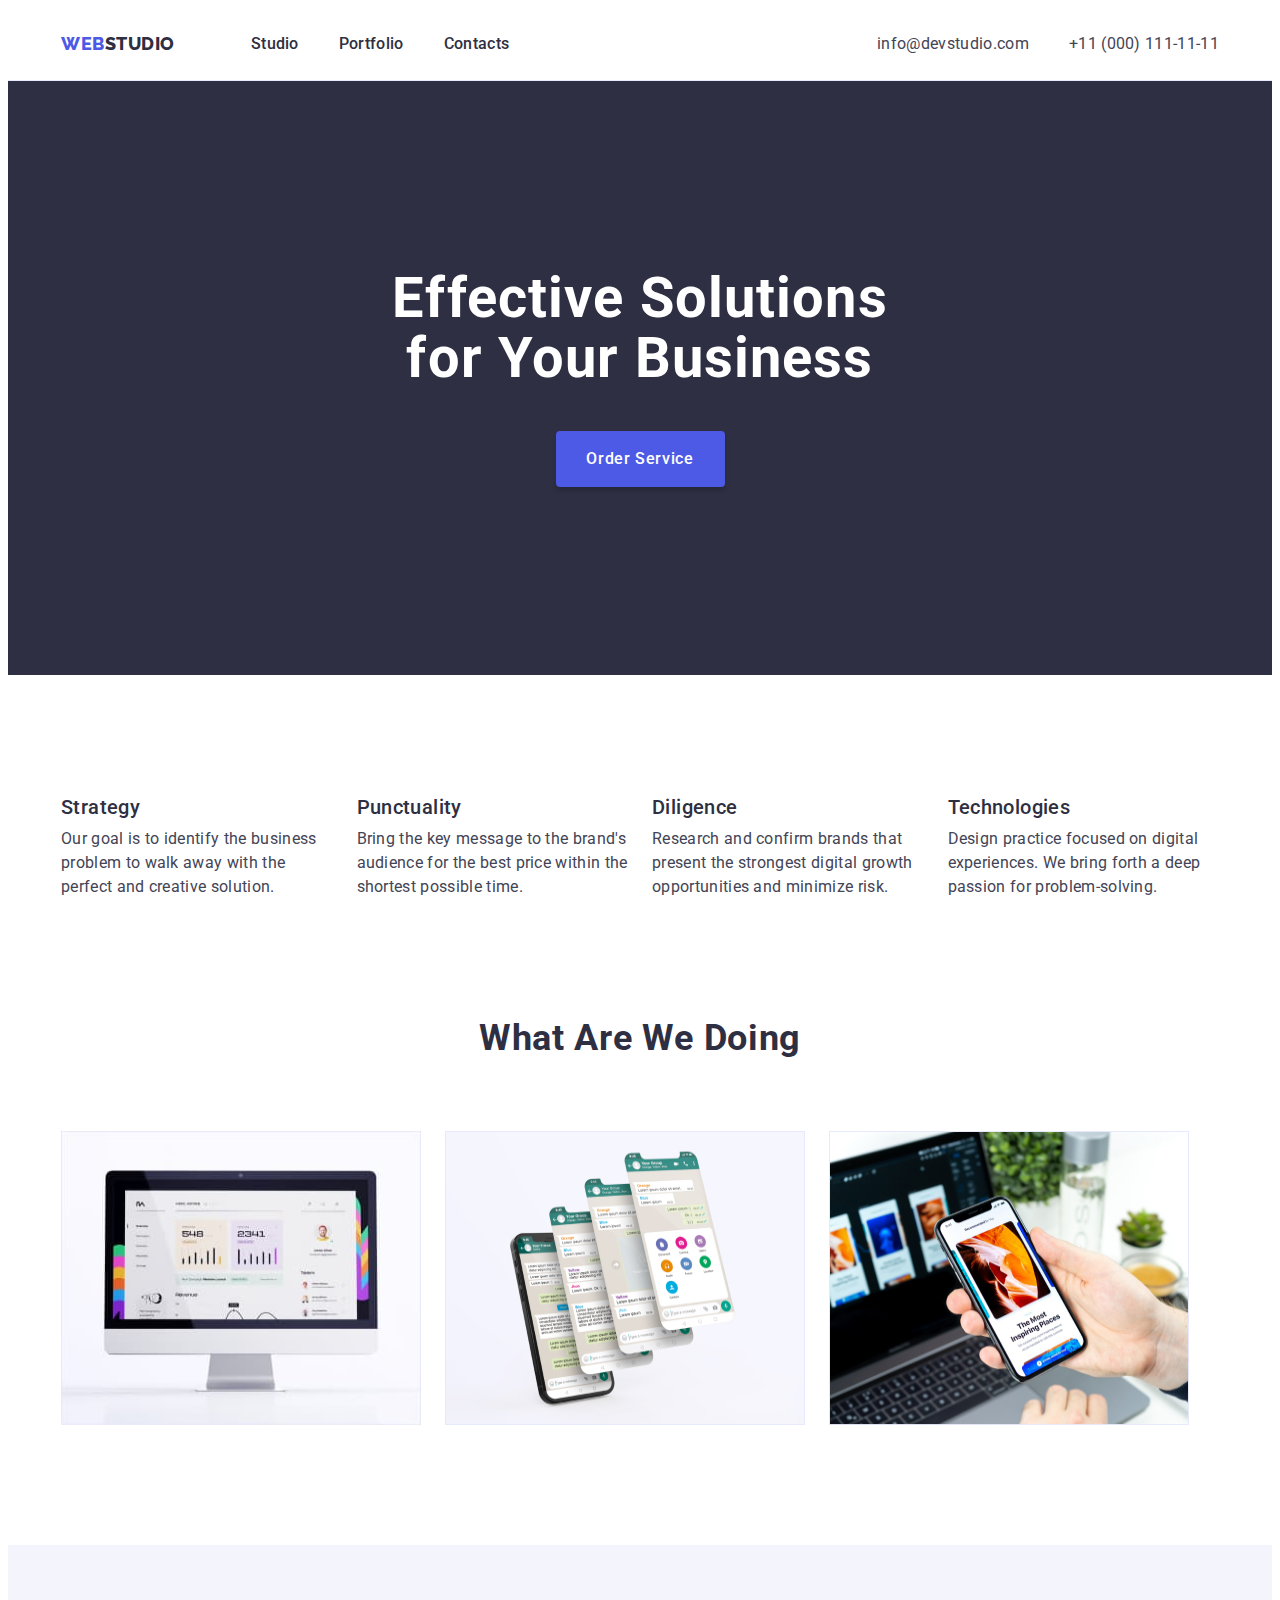
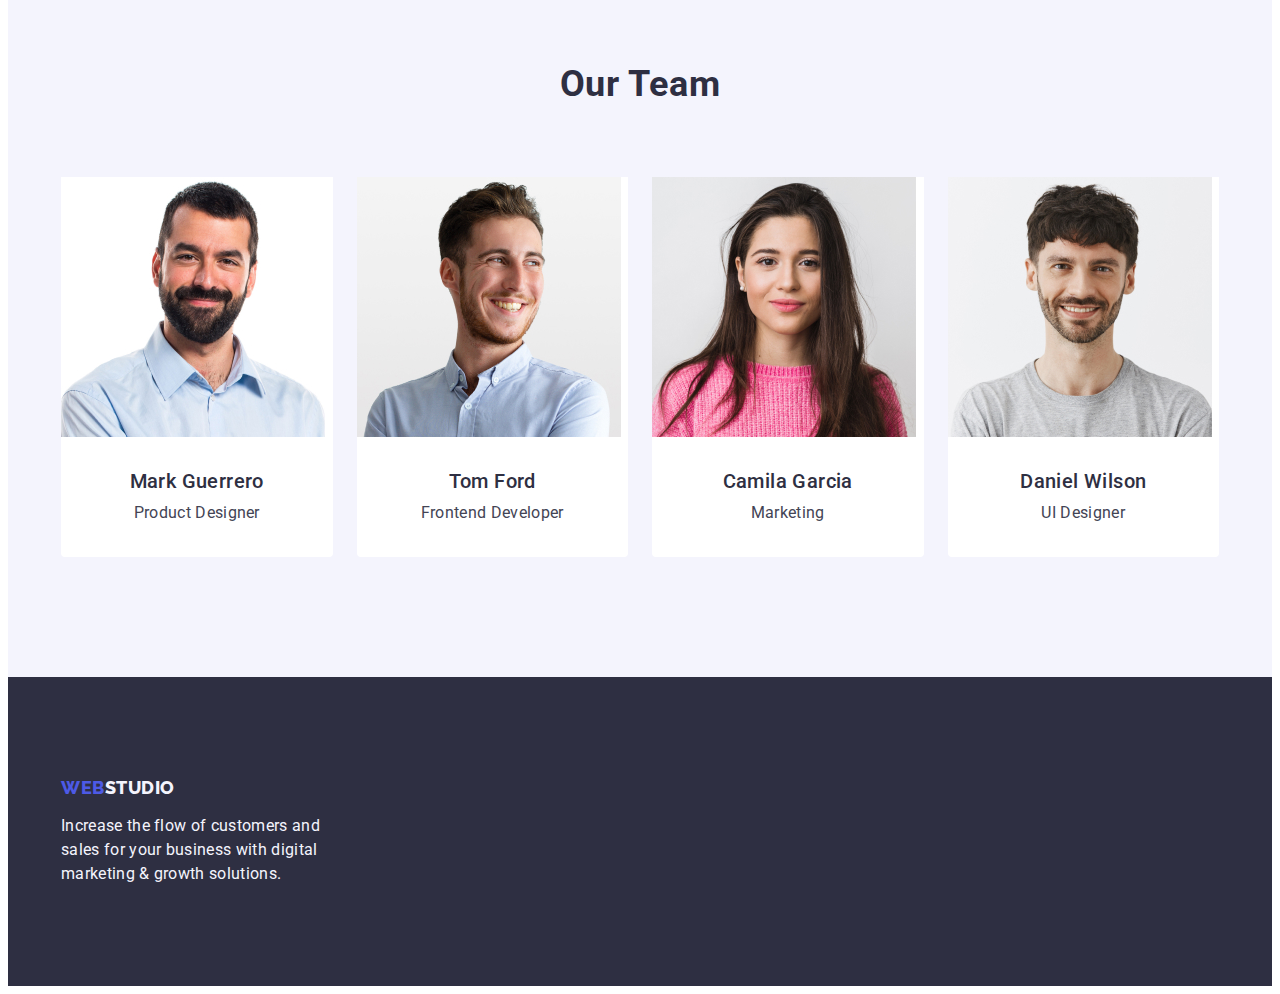
<file: index.html>
<!DOCTYPE html>
<html lang="en">
  <head>
    <meta charset="UTF-8" />
    <meta http-equiv="X-UA-Compatible" content="IE=edge" />
    <meta name="viewport" content="width=device-width, initial-scale=1.0" />
    <title>Studio</title>
    <link rel="preconnect" href="https://fonts.googleapis.com" />
    <link rel="preconnect" href="https://fonts.gstatic.com" crossorigin />
    <link
      href="https://fonts.googleapis.com/css2?family=Raleway:wght@800&family=Roboto:wght@400;500;700;900&display=swap"
      rel="stylesheet"
    />
    <link
      rel="stylesheet"
      href="https://cdnjs.cloudflare.com/ajax/libs/modern-normalize/2.0.0/modern-normalize.min.css"
      integrity="sha512-4xo8blKMVCiXpTaLzQSLSw3KFOVPWhm/TRtuPVc4WG6kUgjH6J03IBuG7JZPkcWMxJ5huwaBpOpnwYElP/m6wg=="
      crossorigin="anonymous"
      referrerpolicy="no-referrer"
    />
    <link rel="stylesheet" href="./css/styles.css" />
  </head>
  <body>
    <header class="header">
      <div class="header-container container">
        <nav class="header-nav">
          <a href="./index.html" class="header-logo logo link"
            >Web<span class="logo-span">Studio</span>
          </a>
          <ul class="header-menu list">
            <li class="header-item">
              <a href="./index.html" class="header-link link">Studio</a>
            </li>
            <li class="header-item">
              <a href="./portfolio.html" class="header-link link">Portfolio</a>
            </li>
            <li class="header-item">
              <a href="" class="header-link link">Contacts</a>
            </li>
          </ul>
        </nav>
        <address class="header-address">
          <ul class="header-list list">
            <li class="header-list-item">
              <a href="mailto:info@devstudio.com" class="header-list-link link"
                >info@devstudio.com</a
              >
            </li>
            <li class="header-list-item">
              <a href="tel:+110001111111" class="header-list-link link"
                >+11 (000) 111-11-11</a
              >
            </li>
          </ul>
        </address>
      </div>
    </header>
    <main>
      <section class="hero">
        <div class="container">
          <h1 class="hero-title">Effective Solutions for Your Business</h1>
          <button type="button" class="hero-button">Order Service</button>
        </div>
      </section>
      <section class="adventures">
        <div class="container">
          <h2 class="adventures-title visually-hidden">OUR ADVANTAGES</h2>
          <ul class="adventures-list list">
            <li class="adventures-item">
              <h3 class="adventures-subtitle section-subtitle">Strategy</h3>
              <p class="adventures-text section-text">
                Our goal is to identify the business problem to walk away with
                the perfect and creative solution.
              </p>
            </li>
            <li class="adventures-item">
              <h3 class="adventures-subtitle section-subtitle">Punctuality</h3>
              <p class="adventures-text section-text">
                Bring the key message to the brand's audience for the best price
                within the shortest possible time.
              </p>
            </li>
            <li class="adventures-item">
              <h3 class="adventures-subtitle section-subtitle">Diligence</h3>
              <p class="adventures-text section-text">
                Research and confirm brands that present the strongest digital
                growth opportunities and minimize risk.
              </p>
            </li>
            <li class="adventures-item">
              <h3 class="adventures-subtitle section-subtitle">Technologies</h3>
              <p class="adventures-text section-text">
                Design practice focused on digital experiences. We bring forth a
                deep passion for problem-solving.
              </p>
            </li>
          </ul>
        </div>
      </section>
      <section class="work">
        <div class="work-container container">
          <h2 class="work-title section-title">What are we doing</h2>
          <ul class="work-list list">
            <li class="work-item">
              <img
                class="work-img"
                src="./images/computer.jpg"
                width="360"
                height="294"
                alt="Написання коду"
              />
            </li>
            <li class="work-item">
              <img
                class="work-img"
                src="./images/design.jpg"
                width="360"
                height="294"
                alt="Веб-дизайн"
              />
            </li>
            <li class="work-item">
              <img
                class="work-img"
                src="./images/smartphone.jpg"
                width="360"
                height="294"
                alt="Підбір кольорів"
              />
            </li>
          </ul>
        </div>
      </section>
      <section class="team">
        <div class="team-container container">
          <h2 class="team-title section-title">Our Team</h2>
          <ul class="team-list list">
            <li class="team-item">
              <img
                class="team-img"
                src="./images/Guerrero.jpg"
                width="264"
                height="260"
                alt="Mark Guerrero"
              />
              <div class="name-person">
              <h3 class="team-subtitle section-subtitle">Mark Guerrero</h3>
              <p class="team-text section-text">Product Designer</p>
            </div>
          </li>
            <li class="team-item">
              <img
                class="team-img"
                src="./images/Ford.jpg"
                width="264"
                height="260"
                alt="Tom Ford"
              />
              <div class="name-person">
              <h3 class="team-subtitle section-subtitle">Tom Ford</h3>
              <p class="team-text section-text">Frontend Developer</p>
              </div>
            </li>
            <li class="team-item">
              <img
                class="team-img"
                src="./images/Garcia.jpg"
                width="264"
                height="260"
                alt="Camila Garcia"
              />
              <div class="name-person">
              <h3 class="team-subtitle section-subtitle">Camila Garcia</h3>
              <p class="team-text section-text">Marketing</p>
              </div>
            </li>
            <li class="team-item">
              <img
                class="team-img"
                src="./images/Wilson.jpg"
                width="264"
                height="260"
                alt="Daniel Wilson"
              />
              <div class="name-person">
              <h3 class="team-subtitle section-subtitle">Daniel Wilson</h3>
              <p class="team-text section-text">UI Designer</p>
              </div>
            </li>
          </ul>
        </div>
      </section>
    </main>
    <footer class="footer">
      <div class="footer-container container">
        <a href="./index.html" class="footer-logo logo link"
          >Web<span class="footer-logo-span">Studio</span>
        </a>
        <p class="footer-text">
          Increase the flow of customers and sales for your business with
          digital marketing & growth solutions.
        </p>
      </div>
    </footer>
  </body>
</html>
</file>
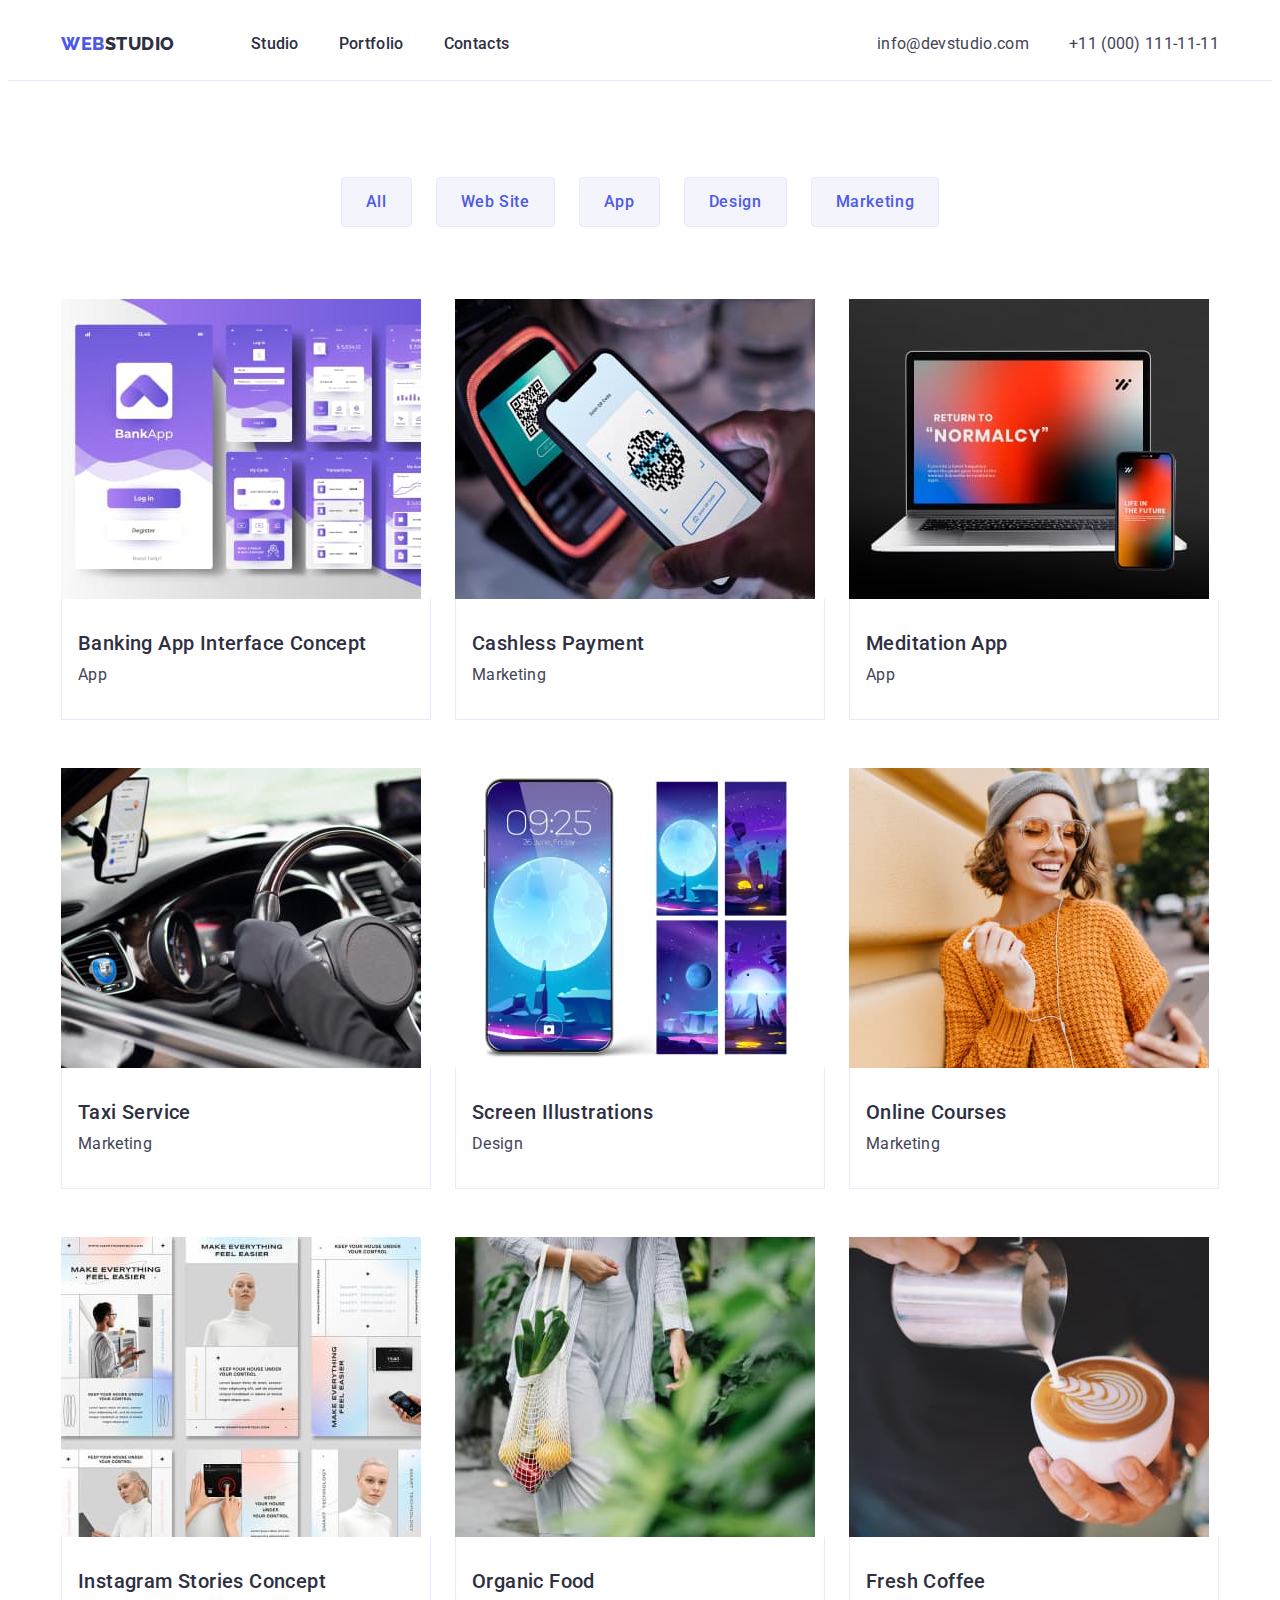
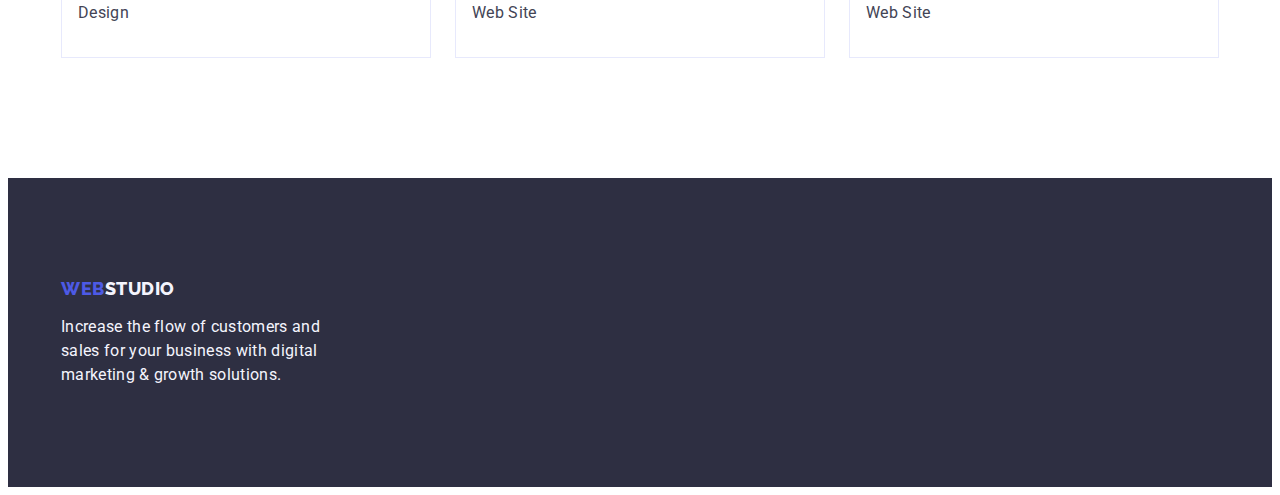
<file: portfolio.html>
<!DOCTYPE html>
<html lang="en">
  <head>
    <meta charset="UTF-8" />
    <meta http-equiv="X-UA-Compatible" content="IE=edge" />
    <meta name="viewport" content="width=device-width, initial-scale=1.0" />
    <title>Portfolio</title>
    <link rel="preconnect" href="https://fonts.googleapis.com" />
    <link rel="preconnect" href="https://fonts.gstatic.com" crossorigin />
    <link
      href="https://fonts.googleapis.com/css2?family=Raleway:wght@800&family=Roboto:wght@400;500;700;900&display=swap"
      rel="stylesheet"
    />
    <link
      rel="stylesheet"
      href="https://cdnjs.cloudflare.com/ajax/libs/modern-normalize/2.0.0/modern-normalize.min.css"
      integrity="sha512-4xo8blKMVCiXpTaLzQSLSw3KFOVPWhm/TRtuPVc4WG6kUgjH6J03IBuG7JZPkcWMxJ5huwaBpOpnwYElP/m6wg=="
      crossorigin="anonymous"
      referrerpolicy="no-referrer"
    />
    <link rel="stylesheet" href="./css/styles.css" />
  </head>
  <body>
    <header class="header">
      <div class="header-container container">
        <nav class="header-nav">
          <a href="./index.html" class="header-logo logo link"
            >Web<span class="logo-span">Studio</span>
          </a>
          <ul class="header-menu list">
            <li class="header-item">
              <a href="./index.html" class="header-link link">Studio</a>
            </li>
            <li class="header-item">
              <a href="./portfolio.html" class="header-link link">Portfolio</a>
            </li>
            <li class="header-item">
              <a href="" class="header-link link">Contacts</a>
            </li>
          </ul>
        </nav>
        <address class="header-address">
          <ul class="header-list list">
            <li class="header-list-item">
              <a href="mailto:info@devstudio.com" class="header-list-link link"
                >info@devstudio.com</a
              >
            </li>
            <li class="header-list-item">
              <a href="tel:+110001111111" class="header-list-link link"
                >+11 (000) 111-11-11</a
              >
            </li>
          </ul>
        </address>
      </div>
    </header>
    <main>
      <section class="porfolio">
        <div class="porfolio-container container">
          <h1 class="visually-hidden">Our portfolio</h1>
          <ul class="porfolio-menu list">
            <li class="porfolio-item">
              <button type="button" class="porfolio-button">All</button>
            </li>
            <li class="porfolio-item">
              <button type="button" class="porfolio-button">Web Site</button>
            </li>
            <li class="porfolio-item">
              <button type="button" class="porfolio-button">App</button>
            </li>
            <li class="porfolio-item">
              <button type="button" class="porfolio-button">Design</button>
            </li>
            <li class="porfolio-item">
              <button type="button" class="porfolio-button">Marketing</button>
            </li>
          </ul>

          <ul class="porfolio-list list">
            <li class="porfolio-list-item">
              <a class="porfolio-list-link link" href="">
                <img
                  width="360"
                  height="300"
                  class="porfolio-list-img"
                  src="./images/banking.jpg"
                  alt="Banking App Interface Concept"
                />

                <div class="type-wrap">
                  <h2 class="porfolio-list-subtitle section-subtitle">
                    Banking App Interface Concept
                  </h2>
                  <p class="porfolio-list-text section-text">App</p>
                </div>
              </a>
            </li>
            <li class="porfolio-list-item">
              <a class="porfolio-list-link link" href="">
                <img
                  width="360"
                  height="300"
                  class="porfolio-list-img"
                  src="./images/cashless.jpg"
                  alt="Cashless Payment"
                />

                <div class="type-wrap">
                  <h2 class="porfolio-list-subtitle section-subtitle">
                    Cashless Payment
                  </h2>
                  <p class="porfolio-list-text section-text">Marketing</p>
                </div>
              </a>
            </li>
            <li class="porfolio-list-item">
              <a class="porfolio-list-link link" href="">
                <img
                  width="360"
                  height="300"
                  class="porfolio-list-img"
                  src="./images/meditation.jpg"
                  alt="Meditation App"
                />
                <div class="type-wrap">
                  <h2 class="porfolio-list-subtitle section-subtitle">
                    Meditation App
                  </h2>
                  <p class="porfolio-list-text section-text">App</p>
                </div>
              </a>
            </li>
            <li class="porfolio-list-item">
              <a class="porfolio-list-link link" href="">
                <img
                  width="360"
                  height="300"
                  class="porfolio-list-img"
                  src="./images/taxi.jpg"
                  alt="Taxi Service"
                />
                <div class="type-wrap">
                  <h2 class="porfolio-list-subtitle section-subtitle">
                    Taxi Service
                  </h2>
                  <p class="porfolio-list-text section-text">Marketing</p>
                </div>
              </a>
            </li>
            <li class="porfolio-list-item">
              <a class="porfolio-list-link link" href="">
                <img
                  width="360"
                  height="300"
                  class="porfolio-list-img"
                  src="./images/screen.jpg"
                  alt="Screen Illustrations"
                />
                <div class="type-wrap">
                  <h2 class="porfolio-list-subtitle section-subtitle">
                    Screen Illustrations
                  </h2>
                  <p class="porfolio-list-text section-text">Design</p>
                </div>
              </a>
            </li>
            <li class="porfolio-list-item">
              <a class="porfolio-list-link link" href="">
                <img
                  width="360"
                  height="300"
                  class="porfolio-list-img"
                  src="./images/online.jpg"
                  alt="Online Courses"
                />
                <div class="type-wrap">
                  <h2 class="porfolio-list-subtitle section-subtitle">
                    Online Courses
                  </h2>
                  <p class="porfolio-list-text section-text">Marketing</p>
                </div>
              </a>
            </li>
            <li class="porfolio-list-item">
              <a class="porfolio-list-link link" href="">
                <img
                  width="360"
                  height="300"
                  class="porfolio-list-img"
                  src="./images/instagram.jpg"
                  alt="Instagram Stories Concept"
                />
                <div class="type-wrap">
                  <h2 class="porfolio-list-subtitle section-subtitle">
                    Instagram Stories Concept
                  </h2>
                  <p class="porfolio-list-text section-text">Design</p>
                </div>
              </a>
            </li>
            <li class="porfolio-list-item">
              <a class="porfolio-list-link link" href="">
                <img
                  width="360"
                  height="300"
                  class="porfolio-list-img"
                  src="./images/organic.jpg"
                  alt="Organic Food"
                />
                <div class="type-wrap">
                  <h2 class="porfolio-list-subtitle section-subtitle">
                    Organic Food
                  </h2>
                  <p class="porfolio-list-text section-text">Web Site</p>
                </div>
              </a>
            </li>
            <li class="porfolio-list-item">
              <a class="porfolio-list-link link" href="">
                <img
                  width="360"
                  height="300"
                  class="porfolio-list-img"
                  src="./images/fresh.jpg"
                  alt="Fresh Coffee"
                />

                <div class="type-wrap">
                  <h2 class="porfolio-list-subtitle section-subtitle">
                    Fresh Coffee
                  </h2>
                  <p class="porfolio-list-text section-text">Web Site</p>
                </div>
              </a>
            </li>
          </ul>
        </div>
      </section>
    </main>
    <footer class="footer">
      <div class="footer-container container">
        <a href="./index.html" class="footer-logo logo link"
          >Web<span class="footer-logo-span">Studio</span>
        </a>
        <p class="footer-text">
          Increase the flow of customers and sales for your business with
          digital marketing & growth solutions.
        </p>
      </div>
    </footer>
  </body>
</html>
</file>
<file: css/styles.css>
:root {
  --text-color: #434455;
  --dark-color: #2e2f42;
  --white-color: #ffffff;
  --primary-brand-color: #4d5ae5;
  --light-color: #f4f4fd;
  --pressed-state-color: #404bbf;
  --accent-color: #e7e9fc;
}

body {
  font-family: "Roboto", sans-serif;
  color: var(--text-color);
  background-color: var(--white-color);
}
ul {
  margin: 0; 
  padding-left: 0;
}
h1,
h2,
h3,
p {
  margin-top: 0;
  margin-bottom: 0;
}
img {
  display: block;
}
.container {
  width: 1158px;
  margin: 0 auto;
  padding: 0 15px;
}
.link {
  text-decoration: none;
}

.list {
  list-style-type: none;
}

.section-title {
  font-weight: 700;
  font-size: 36px;
  line-height: 1.11;
  letter-spacing: 0.02em;
  text-transform: capitalize;
  color: var(--dark-color);
  text-align: center;
}
.section-subtitle {
  font-weight: 500;
  font-size: 20px;
  line-height: 1.2;
  letter-spacing: 0.02em;
  color: var(--dark-color);
}
.section-text {
  font-size: 16px;
  line-height: 1.5;
  letter-spacing: 0.02em;
}
.logo {
  color: var(--primary-brand-color);
  font-family: "Raleway", sans-serif;
  font-weight: 800;
  font-size: 18px;
  line-height: 1.17;
  letter-spacing: 0.03em;
  text-transform: uppercase;
}

.logo-span {
  color: var(--dark-color);
}
.footer-logo-span {
  color: var(--light-color);
}
.header {
  border-bottom: 1px solid #e7e9fc;
}
.header-container {
  border-bottom: var(--accent-color);
  display: flex;
}
.header-nav {
  display: flex;
  align-items: center;
  margin-right: auto;
}
.header-logo {
  margin-right: 76px;
  padding: 24px 0;
  
}
.header-menu {
  display: flex;
  gap: 40px;
  
 
}

.header-item {
  
}

.header-link {
  font-weight: 500;
  font-size: 16px;
  line-height: 1.5;
  letter-spacing: 0.02em;
  color: var(--dark-color);
  padding: 24px 0;
}
.header-link:hover,
.header-link:focus {
  color: var(--pressed-state-color);
}

.header-address {
  font-style: normal;
}

.header-list {
  display: flex;
  gap: 40px;
  padding-left: 0;
}

.header-list-item {
 padding: 0;
  
}

.header-list-link {
  font-size: 16px;
  line-height: 1.5;
  letter-spacing: 0.02em;
  color: inherit;
  padding: 24px 0;
  display: inline-block;
 
}
.header-list-link:hover,
.header-list-link:focus {
  color: var(--pressed-state-color);
}
.hero {
  background-color: var(--dark-color);
  padding: 188px 0;
}
.hero-title {
  font-weight: 700;
  font-size: 56px;
  line-height: 1.07;
  letter-spacing: 0.02em;
  color: var(--white-color);
  text-align: center;
  max-width: 496px;
  margin-left: auto;
  margin-right: auto;
  margin-bottom: 42px;
}

.hero-button {
  font-weight: 500;
  font-size: 16px;
  line-height: 1.5;
  letter-spacing: 0.04em;
  background-color: var(--primary-brand-color);
  color: var(--white-color);
  border: none;
  font-family: inherit;
  cursor: pointer;
  box-shadow: 0px 4px 4px rgba(0, 0, 0, 0.15);
  border-radius: 4px;
  min-width: 169px;
  height: 56px;
  display: block;
  margin-left: auto;
  margin-right: auto;
}
.hero-button:hover,
.hero-button:focus {
  background-color: var(--pressed-state-color);
}

.adventures {
  padding: 120px 0;
}

.visually-hidden {
  position: absolute;
  width: 1px;
  height: 1px;
  margin: -1px;
  border: 0;
  padding: 0;

  white-space: nowrap;
  clip-path: inset(100%);
  clip: rect(0 0 0 0);
  overflow: hidden;
}

.adventures-list {
  display: flex;
  gap: 24px;
 
  
}

.adventures-item {
  
  flex-basis: calc((100% - 3 * 24px) / 4);
 
}

.adventures-subtitle {
  margin-bottom: 8px;
 
 
}

.adventures-text {
}

.work {
  padding-bottom: 120px;
}
.work-title {
  margin-bottom: 72px;
}
.work-list {
  display: flex;
  gap: 24px;
  margin-left: auto;
  margin-right: auto;
  
}
.work-item {
}
.work-img {
}
 {
  padding: 120px 0;
}
.team-container {
 
}
.team {
  padding: 120px 0;
}
.team-title {
  margin-bottom: 72px;
}
.section-title {
}
.team {
  background-color: var(--light-color);
}
.team-list {
  display: flex;
  gap: 24px;
}

.team-item {
  background-color: var(--white-color);
   flex-basis: calc((100% - 3 * 24px) / 4); 
  border-radius: 0px 0px 4px 4px;
}

.team-img {
 
 
}
.name-person {
  padding: 32px 16px;
 
}
.team-subtitle {
  margin-bottom: 8px;
  text-align: center;
}
.team-text {
  text-align: center;
}
.footer {
  background-color: var(--dark-color);
  padding: 100px 0;
}
.footer-container {
  padding: 0;
}
.footer-logo {
  display: inline-block; 
  margin-bottom: 16px;
}

.footer-text {
  font-size: 16px;
  line-height: 1.5;
  letter-spacing: 0.02em;
  color: var(--light-color);
  width: 264px;
}

.porfolio {
  padding-top: 96px;
  padding-bottom: 120px;

}
 .porfolio-container {
  
 }
.porfolio-menu {
  display: flex;
  margin-bottom: 72px;
  gap: 24px;
  justify-content: center;
  padding-left: 0;
  

}
.porfolio-item {
  
  

}
.porfolio-button {
  color: var(--primary-brand-color);
  background-color: var(--light-color);
  border: 1px solid #e7e9fc;
  font-weight: 500;
  font-size: 16px;
  line-height: 1.5;
  letter-spacing: 0.04em;
  font-family: "Roboto", sans-serif;
  cursor: pointer;
  border-radius: 4px;
  padding: 12px 24px;
}
.porfolio-button:focus,
.porfolio-button:hover {
  color: var(--white-color);
  background-color: var(--pressed-state-color);
  box-shadow: 0px 3px 1px rgba(0, 0, 0, 0.1), 0px 2px 1px rgba(0, 0, 0, 0.08),
    0px 2px 2px rgba(0, 0, 0, 0.12);
  border-radius: 4px;
  border: 1px solid transparent;
}

.porfolio-list {
  display: flex;
  flex-wrap: wrap;
  row-gap: 48px;
  column-gap: 24px;
  padding-left: 0;
  margin-left: auto;
  margin-right: auto;
}
.porfolio-list-item {
  width: calc((100% - 48px) / 3);
}

.porfolio-list-img {
  
  
}
.type-wrap {
  padding: 32px 16px;
  border: 1px solid var(--accent-color);
  background: var(--white-color);
  border-top: none;
}
.porfolio-list-subtitle {
  margin-bottom: 8px
  
  
}
.porfolio-list-text {
  color: var(--text-color);
 
}
</file>
